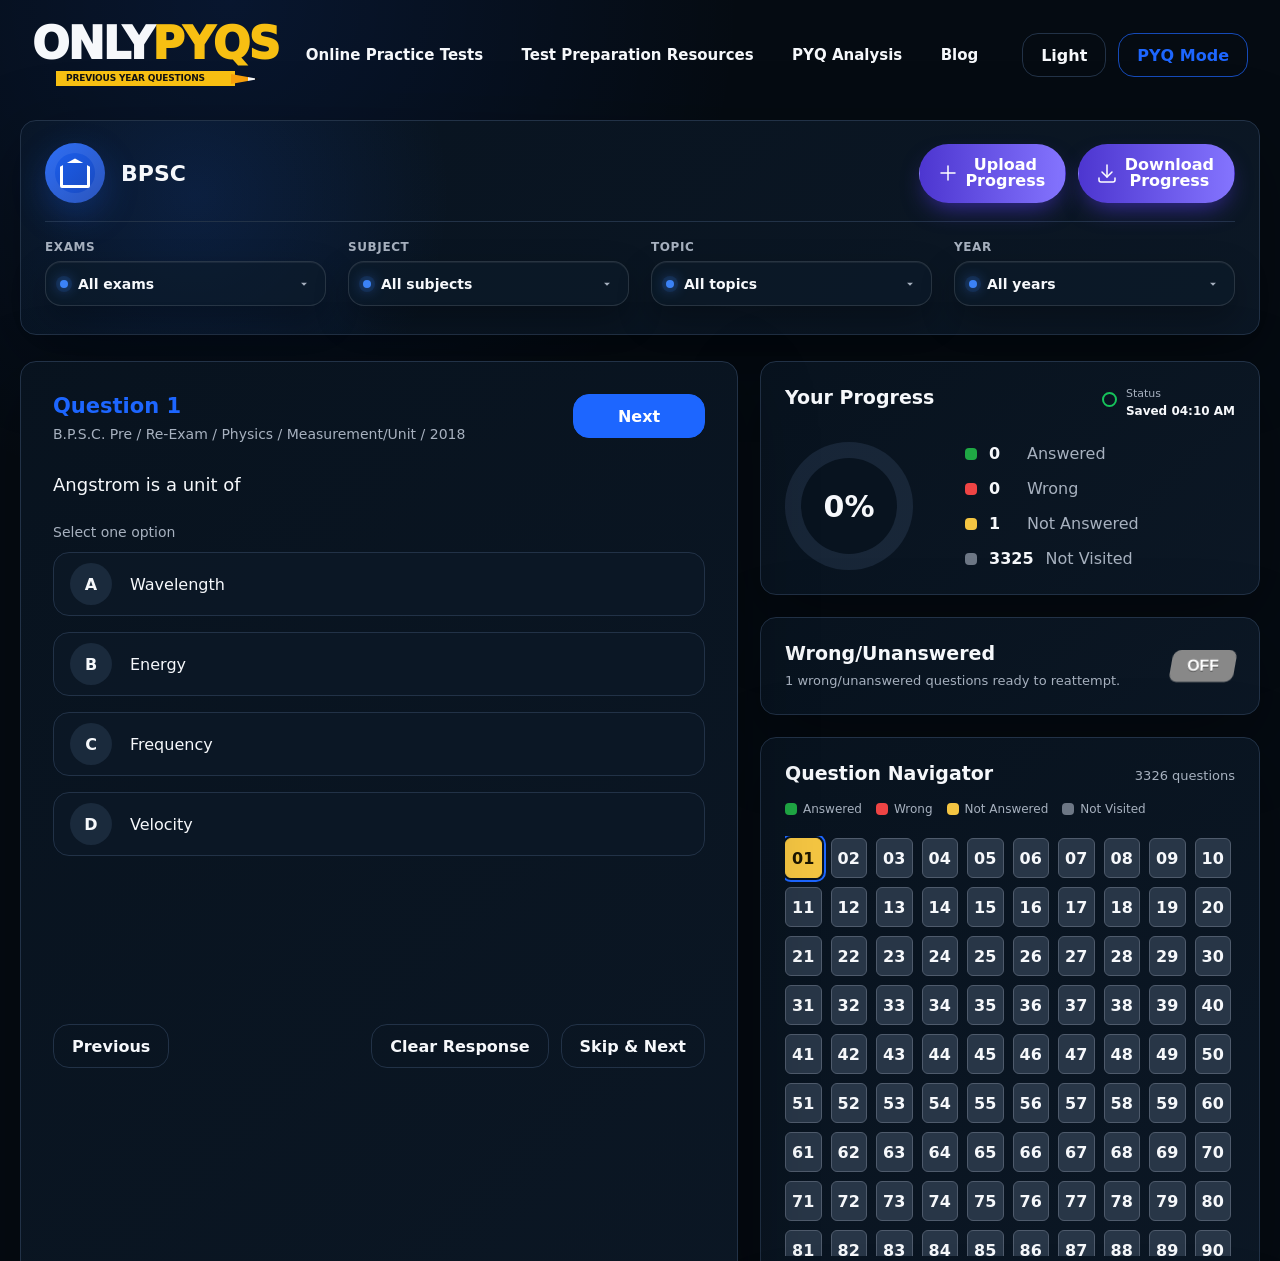
<file: index.html>
<!DOCTYPE html>
<html>
<head>
    <meta http-equiv="refresh" content="0; url=./outputs/bpsc-physics-quiz/" />
    <title>Redirecting...</title>
</head>
<body>
    <p>Redirecting to the quiz... <a href="./outputs/bpsc-physics-quiz/">Click here if it doesn't load</a>.</p>
</body>
</html>
</file>
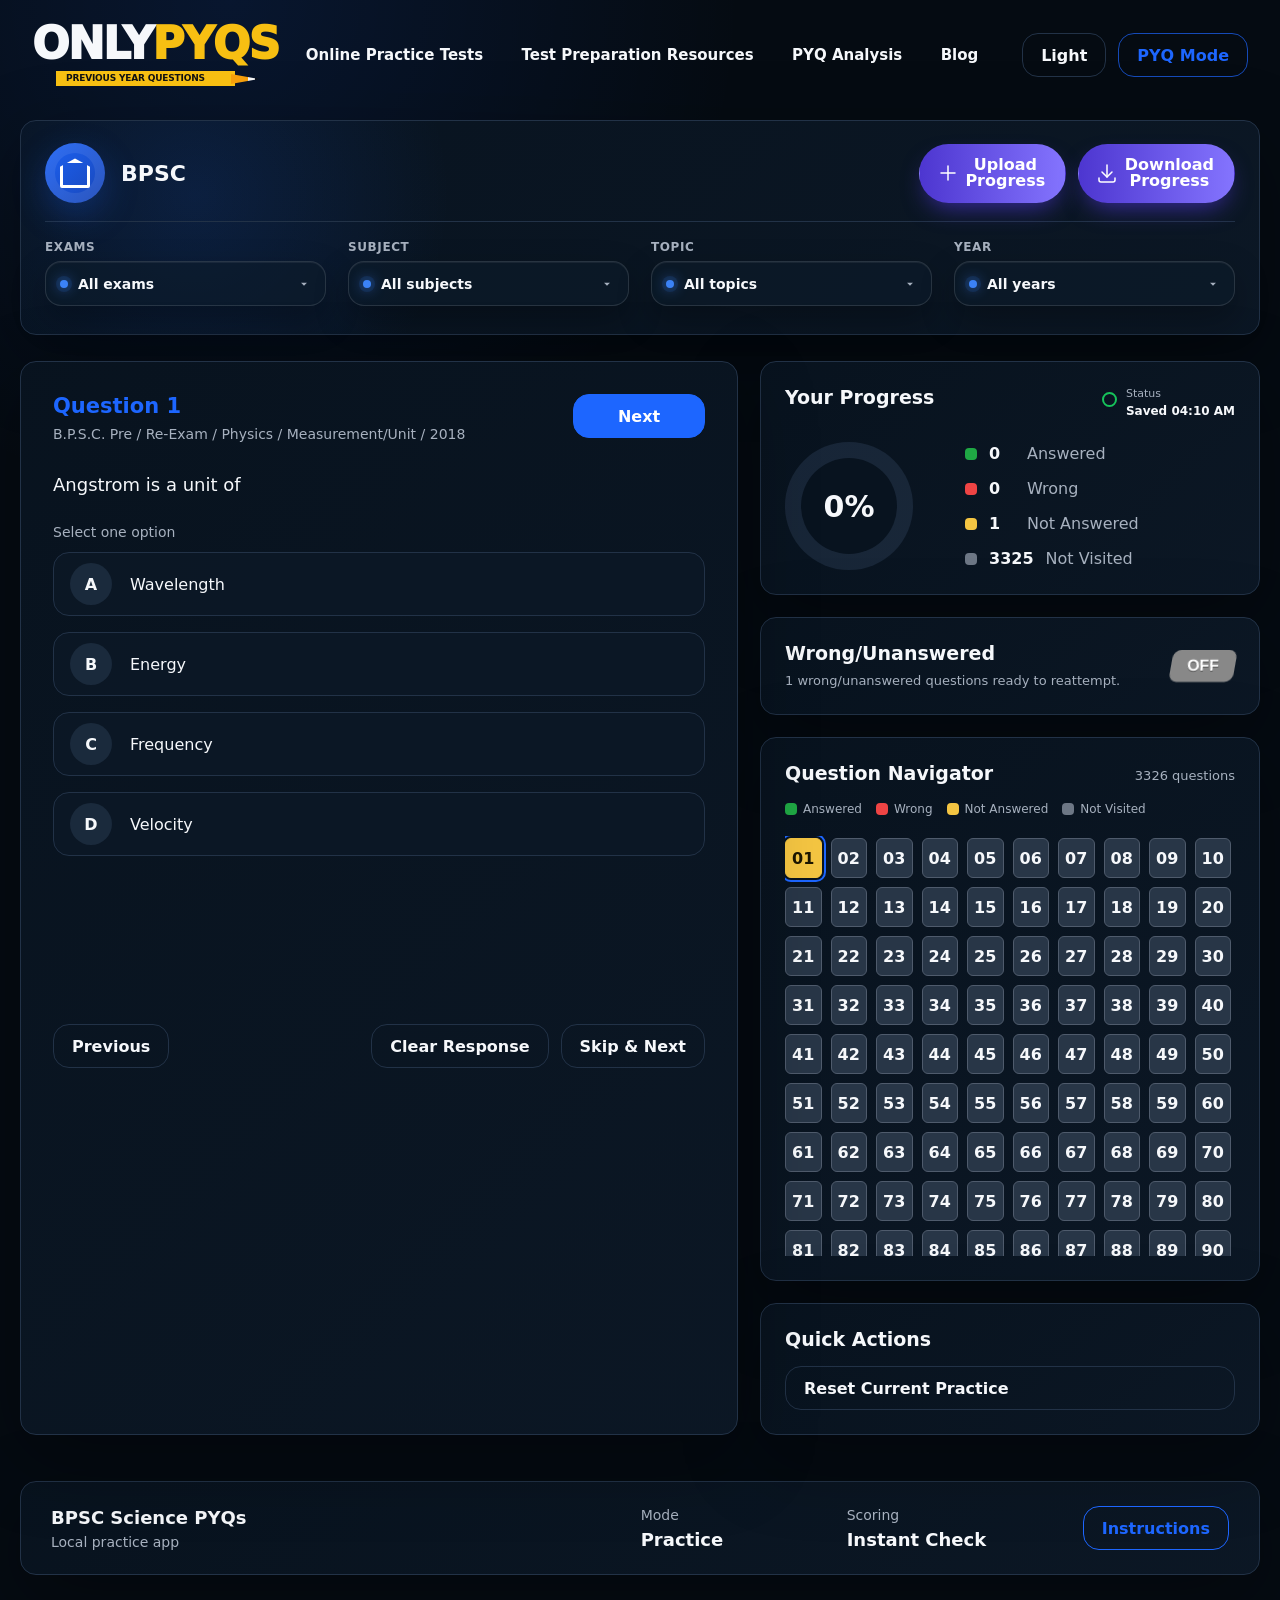
<file: outputs/bpsc-physics-quiz/index.html>
<!doctype html>
<html lang="en">
<head>
  <meta charset="utf-8">
  <meta name="viewport" content="width=device-width, initial-scale=1.0">
  <title>Only PYQs Practice</title>
  <link rel="stylesheet" href="styles.css">
</head>
<body class="theme-dark">
  <header class="topbar">
    <a class="brand" href="#" aria-label="Only PYQs home">
      <span class="brand-wordmark">
        <span>ONLY</span><span>PYQS</span>
      </span>
      <span class="brand-tag">
        <span>PREVIOUS YEAR QUESTIONS</span>
        <i aria-hidden="true"></i>
      </span>
    </a>
    <nav class="main-nav" aria-label="Main navigation">
      <a href="#">Online Practice Tests</a>
      <a href="#">Test Preparation Resources</a>
      <a href="#">PYQ Analysis</a>
      <a href="#">Blog</a>
    </nav>
    <div class="top-actions">
      <button id="themeToggle" class="theme-toggle" type="button" aria-label="Toggle light and dark mode">Light</button>
      <button id="modeToggle" class="practice-mode" type="button">PYQ Mode</button>
    </div>
  </header>

  <section class="exam-strip" aria-label="Practice selection">
    <div class="exam-title-block">
      <span class="exam-badge" aria-hidden="true"></span>
      <p>BPSC</p>
    </div>
    <div class="filter-row filter-row-container">
      <div class="filter-group">
        <span class="filter-label">Exams</span>
        <select id="examSelect" class="native-filter-select" aria-label="Exams"></select>
        <div class="custom-dropdown" id="examDropdown" data-filter="exam">
          <button class="dropdown-trigger" type="button" aria-haspopup="true" aria-expanded="false">
            <span class="dot-indicator blue-dot" aria-hidden="true"></span>
            <span class="trigger-text">All exams</span>
            <svg class="arrow-icon" width="14" height="14" viewBox="0 0 24 24" aria-hidden="true"><path fill="currentColor" d="M7 10l5 5 5-5z"/></svg>
          </button>
          <div class="dropdown-menu scrollable-menu" role="menu">
            <ul class="dropdown-options"></ul>
          </div>
        </div>
      </div>
      <div class="filter-group">
        <span class="filter-label">Subject</span>
        <select id="subjectSelect" class="native-filter-select" aria-label="Subject"></select>
        <div class="custom-dropdown" id="subjectDropdown" data-filter="subject">
          <button class="dropdown-trigger" type="button" aria-haspopup="true" aria-expanded="false">
            <span class="dot-indicator blue-dot" aria-hidden="true"></span>
            <span class="trigger-text">All subjects</span>
            <svg class="arrow-icon" width="14" height="14" viewBox="0 0 24 24" aria-hidden="true"><path fill="currentColor" d="M7 10l5 5 5-5z"/></svg>
          </button>
          <div class="dropdown-menu" role="menu">
            <div class="dropdown-search-wrapper">
              <input type="text" class="dropdown-search" placeholder="Search subject..." aria-label="Search subject">
            </div>
            <ul class="dropdown-options"></ul>
          </div>
        </div>
      </div>
      <div class="filter-group">
        <span class="filter-label">Topic</span>
        <select id="topicSelect" class="native-filter-select" aria-label="Topic"></select>
        <div class="custom-dropdown" id="topicDropdown" data-filter="topic">
          <button class="dropdown-trigger" type="button" aria-haspopup="true" aria-expanded="false">
            <span class="dot-indicator blue-dot" aria-hidden="true"></span>
            <span class="trigger-text">All topics</span>
            <svg class="arrow-icon" width="14" height="14" viewBox="0 0 24 24" aria-hidden="true"><path fill="currentColor" d="M7 10l5 5 5-5z"/></svg>
          </button>
          <div class="dropdown-menu scrollable-menu" role="menu">
            <div class="dropdown-search-wrapper">
              <input type="text" class="dropdown-search" placeholder="Search topic..." aria-label="Search topic">
            </div>
            <ul class="dropdown-options"></ul>
          </div>
        </div>
      </div>
      <div class="filter-group">
        <span class="filter-label" id="thirdFilterLabel">Year</span>
        <select id="yearSelect" class="native-filter-select" aria-label="Year"></select>
        <div class="custom-dropdown" id="yearDropdown" data-filter="year">
          <button class="dropdown-trigger" type="button" aria-haspopup="true" aria-expanded="false">
            <span class="dot-indicator blue-dot" aria-hidden="true"></span>
            <span class="trigger-text">All years</span>
            <svg class="arrow-icon" width="14" height="14" viewBox="0 0 24 24" aria-hidden="true"><path fill="currentColor" d="M7 10l5 5 5-5z"/></svg>
          </button>
          <div class="dropdown-menu scrollable-menu" role="menu">
            <ul class="dropdown-options"></ul>
          </div>
        </div>
      </div>
    </div>
    <div class="strip-divider"></div>
    <div class="progress-file-actions">
      <button id="uploadProgress" class="file-action-button" type="button">
        <svg stroke-linejoin="round" stroke-linecap="round" fill="none" stroke="currentColor" stroke-width="1.5" viewBox="0 0 24 24" class="button__icon" xmlns="http://www.w3.org/2000/svg" aria-hidden="true">
          <path fill="none" d="M0 0h24v24H0z" stroke="none"></path>
          <path d="M12 5v14"></path>
          <path d="M5 12h14"></path>
        </svg>
        <span class="button__text"><span>Upload</span><span>Progress</span></span>
      </button>
      <button id="downloadProgress" class="file-action-button" type="button">
        <svg stroke-linejoin="round" stroke-linecap="round" fill="none" stroke="currentColor" stroke-width="1.5" viewBox="0 0 24 24" class="button__icon" xmlns="http://www.w3.org/2000/svg" aria-hidden="true">
          <path fill="none" d="M0 0h24v24H0z" stroke="none"></path>
          <path d="M4 17v2a2 2 0 0 0 2 2h12a2 2 0 0 0 2 -2v-2"></path>
          <path d="M7 11l5 5l5 -5"></path>
          <path d="M12 4l0 12"></path>
        </svg>
        <span class="button__text"><span>Download</span><span>Progress</span></span>
      </button>
      <input id="uploadProgressFile" type="file" accept="application/json,.json" hidden>
    </div>
  </section>

  <main class="practice-grid">
    <section class="question-card" id="questionCard" aria-live="polite">
      <div class="question-head">
        <div>
          <h1 id="questionTitle">Question 1</h1>
          <p id="questionMeta"></p>
        </div>
      </div>

      <div class="question-body">
        <p id="questionText"></p>
        <p class="option-label">Select one option</p>
        <div id="optionsList" class="option-list"></div>
        <button id="saveNextBtn" class="primary-button top-next-button" type="button">Next</button>

        <div id="answerPanel" class="answer-panel" hidden>
          <div class="answer-panel-head">
            <strong id="answerStatus"></strong>
            <span id="answerText"></span>
          </div>
          <p id="explanationText"></p>
        </div>
      </div>

      <div class="question-actions">
        <button id="previousBtn" class="secondary-button" type="button">Previous</button>
        <div class="right-actions">
          <button id="clearBtn" class="secondary-button" type="button">Clear Response</button>
          <button id="deleteQuestionBtn" class="secondary-button delete-action" type="button">Delete</button>
          <button id="markNextBtn" class="secondary-button" type="button">Skip & Next</button>
          <button id="saveMarkBtn" class="hidden-action" type="button" aria-hidden="true" tabindex="-1">Next</button>
        </div>
      </div>
    </section>

    <section id="emptyState" class="empty-state" hidden>
      <h1>No questions in this selection</h1>
      <p>Choose a different exam, subject, topic, or year.</p>
    </section>

    <aside class="side-panel" aria-label="Practice dashboard">
      <section class="progress-card">
        <div class="progress-card-head">
          <h2>Your Progress</h2>
          <div class="strip-stat">
            <span>Status</span>
            <strong id="saveStatus">Progress saves automatically</strong>
          </div>
        </div>
        <div class="progress-content">
          <div class="progress-ring" aria-label="Attempted percentage">
            <span id="attemptPercent">0%</span>
          </div>
          <ul class="status-list">
            <li><span class="dot answered-dot"></span><strong id="answeredCount">0</strong> Answered</li>
            <li><span class="dot wrong-dot"></span><strong id="markedCount">0</strong> Wrong</li>
            <li><span class="dot not-answered-dot"></span><strong id="notAnsweredCount">0</strong> Not Answered</li>
            <li><span class="dot not-visited-dot"></span><strong id="notVisitedCount">0</strong> Not Visited</li>
          </ul>
        </div>
      </section>

      <section class="review-toggle-card">
        <div class="review-card-head">
          <h2>Wrong/Unanswered</h2>
          <p id="reviewModeNote">Show only questions you got wrong or left unanswered.</p>
        </div>
        <div class="checkbox-wrapper-8">
          <input type="checkbox" id="reviewToggle" class="tgl tgl-skewed">
          <label for="reviewToggle" data-tg-on="ON" data-tg-off="OFF" class="tgl-btn"></label>
        </div>
      </section>

      <section class="navigator-card">
        <div class="card-title-row">
          <h2>Question Navigator</h2>
          <span id="paletteSummary">0 questions</span>
        </div>
        <div class="palette-legend" aria-hidden="true">
          <span><i class="answered-dot"></i> Answered</span>
          <span><i class="wrong-dot"></i> Wrong</span>
          <span><i class="not-answered-dot"></i> Not Answered</span>
          <span><i class="not-visited-dot"></i> Not Visited</span>
        </div>
        <div id="questionPalette" class="question-palette" aria-label="Question navigator"></div>
      </section>

      <section class="quick-card">
        <h2>Quick Actions</h2>
        <button id="resetProgress" type="button">Reset Current Practice</button>
      </section>
    </aside>
  </main>

  <footer class="summary-strip">
    <div>
      <strong>BPSC Science PYQs</strong>
      <span>Local practice app</span>
    </div>
    <div>
      <span>Mode</span>
      <strong>Practice</strong>
    </div>
    <div>
      <span>Scoring</span>
      <strong>Instant Check</strong>
    </div>
    <button class="outline-button" type="button">Instructions</button>
  </footer>

  <div id="resultModal" class="modal-backdrop" hidden>
    <section class="result-modal" role="dialog" aria-modal="true" aria-labelledby="resultTitle">
      <h2 id="resultTitle">Performance Dashboard</h2>
      <div class="result-grid">
        <div><span id="resultAttempted">0</span><label>Attempted</label></div>
        <div><span id="resultSkipped">0</span><label>Unanswered / Skipped</label></div>
        <div><span id="resultCorrect">0</span><label>Correct</label></div>
        <div><span id="resultWrong">0</span><label>Wrong</label></div>
        <div><span id="resultAccuracy">0%</span><label>Accuracy</label></div>
        <div><span id="resultScore">0 / 0</span><label>Score</label></div>
      </div>
      <div class="modal-actions">
        <button id="closeResultBtn" type="button">Close</button>
      </div>
    </section>
  </div>

  <script src="questions.js"></script>
  <script src="custom_questions.js"></script>
  <script src="app.js"></script>
</body>
</html>
</file>
<file: outputs/bpsc-physics-quiz/styles.css>
:root {
  color-scheme: dark;
  --bg: #050b12;
  --surface: #08131f;
  --surface-2: #0c1826;
  --surface-3: #101f31;
  --text: #f6f8fb;
  --muted: #a7b1bf;
  --line: #223247;
  --blue: #1d66ff;
  --blue-soft: rgba(29, 102, 255, 0.16);
  --green: #1fa844;
  --green-soft: rgba(31, 168, 68, 0.14);
  --red: #ef4444;
  --red-soft: rgba(239, 68, 68, 0.15);
  --yellow: #f4c542;
  --yellow-soft: rgba(244, 197, 66, 0.16);
  --gray: #6d7785;
  --shadow: 0 24px 80px rgba(0, 0, 0, 0.32);
  --radius: 16px;
  font-family: Inter, ui-sans-serif, system-ui, -apple-system, BlinkMacSystemFont, "Segoe UI", Arial, sans-serif;
}

body.theme-light {
  color-scheme: light;
  --bg: #f7f9fc;
  --surface: #ffffff;
  --surface-2: #ffffff;
  --surface-3: #f8fbff;
  --text: #111827;
  --muted: #5c6675;
  --line: #d9e1ec;
  --blue-soft: rgba(29, 102, 255, 0.1);
  --green-soft: rgba(31, 168, 68, 0.1);
  --red-soft: rgba(239, 68, 68, 0.1);
  --yellow-soft: rgba(244, 197, 66, 0.2);
  --shadow: 0 18px 50px rgba(15, 23, 42, 0.08);
}

* {
  box-sizing: border-box;
}

html {
  min-width: 0;
}

body {
  margin: 0;
  min-height: 100vh;
  background:
    radial-gradient(circle at 18% 0%, rgba(29, 102, 255, 0.12), transparent 32rem),
    linear-gradient(135deg, var(--bg), var(--bg));
  color: var(--text);
}

button,
select,
input {
  font: inherit;
}

button,
select {
  border-radius: var(--radius);
}

button {
  cursor: pointer;
}

button:disabled {
  cursor: not-allowed;
  opacity: 0.55;
}

a {
  color: inherit;
  text-decoration: none;
}

.topbar {
  display: grid;
  grid-template-columns: minmax(170px, 230px) minmax(0, 1fr) auto;
  align-items: center;
  gap: clamp(16px, 3vw, 42px);
  max-width: 1480px;
  margin: 0 auto;
  padding: 24px clamp(18px, 3vw, 32px);
}

.brand {
  display: inline-flex;
  flex-direction: column;
  align-items: flex-start;
  min-width: 0;
  width: max-content;
}

.brand-wordmark {
  display: flex;
  align-items: baseline;
  color: var(--text);
  font-size: 44px;
  font-weight: 950;
  letter-spacing: -0.04em;
  line-height: 0.92;
}

.brand-wordmark span:last-child {
  color: #f7bf12;
}

body.theme-light .brand-wordmark {
  color: #05070b;
}

.brand-tag {
  position: relative;
  display: inline-flex;
  align-items: center;
  height: 15px;
  margin-top: 7px;
  margin-left: 24px;
  padding: 0 30px 0 10px;
  background: #f7bf12;
  color: #111111;
  font-size: 9px;
  font-weight: 900;
  letter-spacing: -0.02em;
  line-height: 1;
}

.brand-tag i {
  position: absolute;
  right: -24px;
  width: 28px;
  height: 10px;
  background: linear-gradient(90deg, #f59f0b 0 62%, #f6f6f6 62% 84%, #111111 84%);
  clip-path: polygon(0 0, 100% 50%, 0 100%);
}

.main-nav {
  display: flex;
  align-items: center;
  justify-content: center;
  gap: clamp(18px, 3vw, 46px);
  color: var(--text);
  font-size: 15px;
  font-weight: 650;
  white-space: nowrap;
}

.top-actions {
  display: flex;
  align-items: center;
  gap: 12px;
}

.theme-toggle,
.practice-mode,
.outline-button,
.primary-button,
.secondary-button,
.quick-card button,
.modal-actions button {
  min-height: 44px;
  border: 1px solid var(--line);
  padding: 0 18px;
  background: transparent;
  color: var(--text);
  font-weight: 700;
}

.theme-toggle {
  min-width: 82px;
}

.practice-mode {
  display: inline-flex;
  align-items: center;
  border-color: rgba(29, 102, 255, 0.7);
  color: var(--blue);
}

.exam-strip,
.practice-grid,
.summary-strip {
  width: min(100% - 40px, 1480px);
  margin-inline: auto;
}

.exam-strip {
  display: grid;
  grid-template-columns: auto minmax(0, 1fr) auto;
  grid-template-areas:
    "title spacer actions"
    "divider divider divider"
    "filters filters filters";
  align-items: center;
  column-gap: 28px;
  row-gap: 18px;
  margin-top: 10px;
  padding: 22px 24px 28px;
  border: 1px solid var(--line);
  border-radius: var(--radius);
  background:
    radial-gradient(circle at 14% 35%, rgba(29, 102, 255, 0.14), transparent 16rem),
    linear-gradient(135deg, color-mix(in srgb, var(--surface) 96%, transparent), color-mix(in srgb, var(--surface-2) 94%, transparent));
  box-shadow: var(--shadow);
}

.exam-title-block {
  grid-area: title;
  display: flex;
  align-items: center;
  gap: 16px;
  min-width: 210px;
}

.exam-badge {
  position: relative;
  display: grid;
  width: 60px;
  height: 60px;
  place-items: center;
  border-radius: 50%;
  background:
    linear-gradient(135deg, rgba(29, 102, 255, 0.95), rgba(26, 72, 188, 0.96));
  box-shadow:
    inset 0 0 0 10px rgba(255, 255, 255, 0.08),
    0 12px 34px rgba(29, 102, 255, 0.28);
}

.exam-badge::before {
  content: "";
  width: 24px;
  height: 22px;
  border: 3px solid #ffffff;
  border-top-width: 5px;
  border-radius: 3px 3px 2px 2px;
  clip-path: polygon(50% 0, 100% 28%, 100% 100%, 0 100%, 0 28%);
}

.exam-title-block p {
  margin: 0;
  font-size: 22px;
  font-weight: 850;
}

.filter-row {
  grid-area: filters;
  display: grid;
  grid-template-columns: repeat(4, minmax(170px, 1fr));
  gap: 18px 22px;
}

.filter-row-container {
  align-items: end;
}

.filter-group {
  position: relative;
  display: grid;
  gap: 7px;
  min-width: 0;
}

.filter-label {
  color: var(--muted);
  font-size: 12px;
  font-weight: 700;
  text-transform: uppercase;
  letter-spacing: 0.05em;
}

.native-filter-select {
  position: absolute;
  width: 1px;
  height: 1px;
  opacity: 0;
  pointer-events: none;
}

.custom-dropdown {
  position: relative;
  min-width: 0;
}

.dropdown-trigger {
  display: grid;
  grid-template-columns: auto minmax(0, 1fr) auto;
  align-items: center;
  gap: 10px;
  width: 100%;
  min-height: 45px;
  border: 1px solid rgba(255, 255, 255, 0.12);
  border-radius: 16px;
  padding: 0 14px;
  background: rgba(13, 27, 42, 0.6);
  color: var(--text);
  box-shadow:
    inset 0 1px 0 rgba(255, 255, 255, 0.06),
    0 14px 34px rgba(0, 0, 0, 0.28);
  text-align: left;
  transition: border-color 0.2s ease, background 0.2s ease, box-shadow 0.2s ease;
}

.dropdown-trigger:hover,
.dropdown-trigger:focus-visible,
.custom-dropdown.is-open .dropdown-trigger {
  border-color: rgba(59, 130, 246, 0.72);
  background: rgba(13, 27, 42, 0.78);
  box-shadow:
    inset 0 1px 0 rgba(255, 255, 255, 0.08),
    0 18px 42px rgba(0, 0, 0, 0.38),
    0 0 0 3px rgba(59, 130, 246, 0.13);
}

.dot-indicator {
  width: 8px;
  height: 8px;
  border-radius: 999px;
}

.blue-dot {
  background: #3b82f6;
  box-shadow: 0 0 0 4px rgba(59, 130, 246, 0.13), 0 0 14px #3b82f6;
}

.trigger-text {
  overflow: hidden;
  font-size: 14px;
  font-weight: 800;
  text-overflow: ellipsis;
  white-space: nowrap;
}

.arrow-icon {
  color: var(--muted);
  transition: transform 0.2s ease;
}

.custom-dropdown.is-open .arrow-icon {
  transform: rotate(180deg);
}

.dropdown-menu {
  position: absolute;
  top: calc(100% + 10px);
  left: 0;
  width: max(100%, 270px);
  max-width: min(84vw, 340px);
  border: 1px solid rgba(255, 255, 255, 0.1);
  border-radius: 16px;
  background: rgba(13, 27, 42, 0.92);
  backdrop-filter: blur(18px);
  box-shadow: 0 24px 70px rgba(0, 0, 0, 0.58), 0 0 0 1px rgba(59, 130, 246, 0.08);
  opacity: 0;
  pointer-events: none;
  transform: translateY(-8px);
  transform-origin: top left;
  transition: opacity 0.2s ease, transform 0.2s ease, visibility 0.2s ease;
  visibility: hidden;
  overflow: visible;
  z-index: 1000;
}

.custom-dropdown.is-open .dropdown-menu {
  opacity: 1;
  pointer-events: auto;
  transform: translateY(0);
  visibility: visible;
}

.dropdown-search-wrapper {
  padding: 10px;
  border-bottom: 1px solid rgba(255, 255, 255, 0.08);
}

.dropdown-search {
  width: 100%;
  min-height: 36px;
  border: 1px solid rgba(255, 255, 255, 0.11);
  border-radius: 10px;
  padding: 0 11px;
  background: rgba(255, 255, 255, 0.06);
  color: var(--text);
  outline: 0;
}

.dropdown-search::placeholder {
  color: color-mix(in srgb, var(--muted) 80%, transparent);
}

.dropdown-search:focus {
  border-color: rgba(59, 130, 246, 0.72);
  box-shadow: 0 0 0 3px rgba(59, 130, 246, 0.12);
}

.dropdown-options,
.dropdown-submenu {
  list-style: none;
  margin: 0;
  padding: 7px;
}

.dropdown-options {
  position: relative;
  overflow: visible;
}

.dropdown-menu.scrollable-menu .dropdown-options {
  max-height: 248px;
  overflow-x: hidden;
  overflow-y: auto;
}

.dropdown-item {
  position: relative;
  display: flex;
  align-items: center;
  justify-content: space-between;
  gap: 12px;
  min-height: 38px;
  border-radius: 10px;
  padding: 9px 10px;
  color: color-mix(in srgb, var(--text) 82%, transparent);
  font-size: 14px;
  font-weight: 720;
  cursor: pointer;
}

.dropdown-item:hover,
.dropdown-item.is-submenu-open,
.dropdown-item.is-active {
  background: rgba(59, 130, 246, 0.16);
  color: #ffffff;
}

.dropdown-item.is-active::before {
  content: "";
  width: 7px;
  height: 7px;
  border-radius: 999px;
  background: #3b82f6;
  box-shadow: 0 0 12px #3b82f6;
}

.dropdown-item.is-active span:first-child {
  margin-right: auto;
}

.has-submenu > span {
  min-width: 0;
  overflow: hidden;
  text-overflow: ellipsis;
  white-space: nowrap;
}

.chevron-icon {
  flex: 0 0 auto;
  color: var(--muted);
}

.dropdown-submenu {
  position: absolute;
  top: -7px;
  left: calc(100% + 4px);
  min-width: 218px;
  border: 1px solid rgba(255, 255, 255, 0.1);
  border-radius: 16px;
  background: rgba(13, 27, 42, 0.96);
  box-shadow: 0 24px 62px rgba(0, 0, 0, 0.5);
  opacity: 0;
  pointer-events: none;
  transform: translateX(-7px);
  transition: opacity 0.2s ease, transform 0.2s ease, visibility 0.2s ease;
  visibility: hidden;
  z-index: 1001;
}

.dropdown-submenu::before {
  content: "";
  position: absolute;
  top: 0;
  right: 100%;
  width: 10px;
  height: 100%;
}

.has-submenu:hover > .dropdown-submenu,
.has-submenu.is-submenu-open > .dropdown-submenu {
  opacity: 1;
  pointer-events: auto;
  transform: translateX(0);
  visibility: visible;
}

.dropdown-item.is-hidden {
  display: none;
}

.dropdown-options::-webkit-scrollbar,
.dropdown-menu.scrollable-menu .dropdown-options::-webkit-scrollbar {
  width: 8px;
}

.dropdown-options::-webkit-scrollbar-track,
.dropdown-menu.scrollable-menu .dropdown-options::-webkit-scrollbar-track {
  background: transparent;
}

.dropdown-options::-webkit-scrollbar-thumb,
.dropdown-menu.scrollable-menu .dropdown-options::-webkit-scrollbar-thumb {
  border: 2px solid rgba(13, 27, 42, 0.9);
  border-radius: 999px;
  background: rgba(148, 163, 184, 0.42);
}

.dropdown-options::-webkit-scrollbar-thumb:hover,
.dropdown-menu.scrollable-menu .dropdown-options::-webkit-scrollbar-thumb:hover {
  background: rgba(59, 130, 246, 0.72);
}

body.theme-light .dropdown-trigger {
  border-color: rgba(148, 163, 184, 0.38);
  background: rgba(255, 255, 255, 0.78);
  color: #111827;
  box-shadow:
    inset 0 1px 0 rgba(255, 255, 255, 0.78),
    0 12px 30px rgba(15, 23, 42, 0.1);
}

body.theme-light .dropdown-trigger:hover,
body.theme-light .dropdown-trigger:focus-visible,
body.theme-light .custom-dropdown.is-open .dropdown-trigger {
  border-color: rgba(59, 130, 246, 0.6);
  background: rgba(248, 251, 255, 0.94);
  box-shadow:
    inset 0 1px 0 rgba(255, 255, 255, 0.88),
    0 18px 42px rgba(15, 23, 42, 0.14),
    0 0 0 3px rgba(59, 130, 246, 0.12);
}

body.theme-light .dropdown-menu,
body.theme-light .dropdown-submenu {
  border-color: rgba(148, 163, 184, 0.32);
  background: rgba(255, 255, 255, 0.96);
  box-shadow: 0 24px 60px rgba(15, 23, 42, 0.16), 0 0 0 1px rgba(59, 130, 246, 0.08);
}

body.theme-light .dropdown-search-wrapper {
  border-bottom-color: rgba(148, 163, 184, 0.22);
}

body.theme-light .dropdown-search {
  border-color: rgba(148, 163, 184, 0.34);
  background: rgba(248, 251, 255, 0.92);
  color: #111827;
}

body.theme-light .dropdown-search::placeholder {
  color: #718096;
}

body.theme-light .dropdown-item {
  color: #263244;
}

body.theme-light .dropdown-item:hover,
body.theme-light .dropdown-item.is-submenu-open,
body.theme-light .dropdown-item.is-active {
  background: rgba(59, 130, 246, 0.12);
  color: #0f172a;
}

body.theme-light .arrow-icon,
body.theme-light .chevron-icon {
  color: #64748b;
}

body.theme-light .dropdown-options::-webkit-scrollbar-thumb,
body.theme-light .dropdown-menu.scrollable-menu .dropdown-options::-webkit-scrollbar-thumb {
  border-color: rgba(255, 255, 255, 0.96);
  background: rgba(100, 116, 139, 0.34);
}

body.theme-light .dropdown-options::-webkit-scrollbar-thumb:hover,
body.theme-light .dropdown-menu.scrollable-menu .dropdown-options::-webkit-scrollbar-thumb:hover {
  background: rgba(59, 130, 246, 0.62);
}

select {
  min-height: 20px;
  width: 100%;
  border: 0;
  border-radius: 0;
  padding: 0;
  background: transparent;
  color: var(--text);
  font-weight: 750;
  appearance: none;
}

select option {
  background: var(--surface-3);
  color: var(--text);
}

body.theme-light select option {
  background: #ffffff;
  color: #111827;
}

.strip-divider {
  grid-area: divider;
  width: 1px;
  width: 100%;
  min-height: 1px;
  background: var(--line);
}

.strip-stat {
  position: relative;
  display: grid;
  gap: 4px;
  padding-left: 24px;
}

.strip-stat::before {
  content: "";
  position: absolute;
  top: 5px;
  left: 0;
  width: 11px;
  height: 11px;
  border: 2px solid #16c35b;
  border-radius: 50%;
}

.strip-stat span {
  color: var(--muted);
  font-size: 11px;
}

.strip-stat strong {
  font-size: 12px;
}

#saveStatus {
  max-width: 150px;
  overflow: hidden;
  color: var(--text);
  font-size: 12px;
  text-overflow: ellipsis;
  white-space: nowrap;
}

.outline-button {
  border-color: var(--blue);
  color: var(--blue);
}

.progress-file-actions {
  grid-area: actions;
  display: flex;
  align-items: center;
  justify-content: flex-end;
  gap: 12px;
  padding-left: 8px;
}

.file-action-button {
  display: flex;
  align-items: center;
  gap: 0.35em;
  min-height: 44px;
  border: 1px solid transparent;
  border-radius: 2em;
  padding: 0.75em 1.25em 0.75em 1em;
  background: linear-gradient(90deg, rgba(77, 54, 208, 1) 0%, rgba(132, 116, 254, 1) 100%);
  box-shadow: 0 0.7em 1.5em -0.5em hsla(249, 62%, 51%, 0.745);
  color: #ffffff;
  font-size: 1rem;
  font-weight: 700;
  line-height: 1;
  white-space: nowrap;
  transition: transform 0.3s, box-shadow 0.3s, border-color 0.3s;
}

.file-action-button:hover {
  border-color: #f4f5f2;
}

.file-action-button:active {
  transform: scale(0.98);
  box-shadow: 0 0.5em 1.5em -0.5em hsla(249, 62%, 51%, 0.745);
}

.button__icon {
  width: 1.5em;
  height: 1.5em;
}

.button__text {
  line-height: 1.05;
}

.button__text span {
  display: block;
}

.practice-grid {
  display: grid;
  grid-template-columns: minmax(0, 1fr) 500px;
  gap: 22px;
  margin-top: 26px;
}

.question-card,
.empty-state,
.progress-card,
.navigator-card,
.review-toggle-card,
.quick-card,
.summary-strip,
.result-modal {
  border: 1px solid var(--line);
  border-radius: var(--radius);
  background: linear-gradient(135deg, color-mix(in srgb, var(--surface) 96%, transparent), color-mix(in srgb, var(--surface-2) 92%, transparent));
  box-shadow: var(--shadow);
}

.question-card {
  position: relative;
  min-width: 0;
  padding: 32px;
}

.question-head {
  display: flex;
  align-items: flex-start;
  justify-content: space-between;
  gap: 20px;
  margin-bottom: 28px;
  padding-right: 152px;
}

.question-head h1 {
  margin: 0;
  color: var(--blue);
  font-size: 21px;
}

.question-head p {
  margin: 8px 0 0;
  color: var(--muted);
  font-size: 14px;
}

.question-body {
  min-height: 520px;
}

#questionText {
  margin: 0 0 24px;
  font-size: 18px;
  line-height: 1.65;
  white-space: pre-line;
}

.option-label {
  margin: 0 0 12px;
  color: var(--muted);
  font-size: 14px;
}

.option-list {
  display: grid;
  gap: 16px;
}

.radio-option {
  display: grid;
  grid-template-columns: 44px minmax(0, 1fr);
  align-items: center;
  gap: 16px;
  min-height: 64px;
  padding: 10px 16px;
  border: 1px solid var(--line);
  border-radius: var(--radius);
  background: color-mix(in srgb, var(--surface-2) 86%, transparent);
  color: var(--text);
  line-height: 1.45;
  white-space: pre-line;
}

.radio-option input {
  position: absolute;
  width: 1px;
  height: 1px;
  opacity: 0;
}

.radio-option:hover {
  border-color: color-mix(in srgb, var(--blue) 80%, var(--line));
}

.option-prefix {
  display: grid;
  width: 42px;
  height: 42px;
  place-items: center;
  border-radius: 50%;
  background: color-mix(in srgb, var(--line) 70%, transparent);
  color: var(--text);
  font-weight: 800;
}

.radio-option:has(input:checked) {
  border-color: var(--blue);
  background: var(--blue-soft);
}

.radio-option:has(input:checked) .option-prefix {
  background: var(--blue);
  color: #ffffff;
}

.radio-option.correct-option {
  border-color: var(--green);
  background: var(--green-soft);
}

.radio-option.selected-option.correct-option,
.radio-option.selected-option.correct-option:has(input:checked) {
  border-color: var(--green);
  background: color-mix(in srgb, var(--green-soft) 72%, transparent);
}

.radio-option.correct-option .option-prefix {
  background: var(--green);
  color: #ffffff;
}

.radio-option.wrong-option {
  border-color: var(--red);
  background: var(--red-soft);
}

.radio-option.selected-option.wrong-option,
.radio-option.selected-option.wrong-option:has(input:checked) {
  border-color: var(--red);
  background: color-mix(in srgb, var(--red-soft) 78%, transparent);
}

.radio-option.wrong-option .option-prefix {
  background: var(--red);
  color: #ffffff;
}

.answer-panel {
  margin-top: 28px;
  padding: 22px;
  border: 1px solid var(--green);
  border-radius: var(--radius);
  background: var(--green-soft);
}

.answer-panel[data-result="wrong"] {
  border-color: var(--red);
  background: var(--red-soft);
}

.answer-panel-head {
  display: flex;
  flex-wrap: wrap;
  justify-content: space-between;
  gap: 12px;
  margin-bottom: 14px;
}

.answer-panel strong {
  color: var(--green);
  font-size: 20px;
}

.answer-panel[data-result="wrong"] strong {
  color: var(--red);
}

.answer-panel span {
  padding: 5px 10px;
  border-radius: 6px;
  background: color-mix(in srgb, var(--surface) 70%, transparent);
  color: var(--text);
  font-size: 13px;
  font-weight: 700;
}

.answer-panel p {
  margin: 0;
  line-height: 1.65;
  white-space: pre-line;
}

.question-actions {
  display: flex;
  align-items: center;
  justify-content: space-between;
  gap: 16px;
  margin-top: 34px;
}

.right-actions {
  display: flex;
  flex-wrap: wrap;
  justify-content: flex-end;
  gap: 12px;
}

.primary-button {
  border-color: var(--blue);
  background: var(--blue);
  color: #ffffff;
  min-width: 132px;
}

.top-next-button {
  position: absolute;
  top: 32px;
  right: 32px;
  flex: 0 0 auto;
}

.secondary-button {
  background: transparent;
}

.delete-action {
  border-color: rgba(239, 68, 68, 0.65);
  color: #f87171;
}

.delete-action:hover {
  background: rgba(239, 68, 68, 0.12);
}

.hidden-action {
  display: none;
}

.empty-state {
  min-height: 360px;
  padding: 48px;
}

.empty-state h1 {
  margin: 0 0 10px;
}

.empty-state p {
  margin: 0;
  color: var(--muted);
}

.side-panel {
  display: grid;
  align-content: start;
  gap: 22px;
}

.progress-card,
.navigator-card,
.review-toggle-card,
.quick-card {
  padding: 24px;
}

.progress-card h2,
.navigator-card h2,
.review-toggle-card h2,
.quick-card h2 {
  margin: 0;
  font-size: 19px;
}

.progress-card-head {
  display: flex;
  align-items: flex-start;
  justify-content: space-between;
  gap: 16px;
}

.progress-card-head .strip-stat {
  flex: 0 0 auto;
  margin-top: 1px;
}

.review-toggle-card {
  display: flex;
  align-items: center;
  justify-content: space-between;
  gap: 18px;
}

.review-toggle-card p {
  margin: 8px 0 0;
  color: var(--muted);
  font-size: 13px;
  line-height: 1.35;
}

.checkbox-wrapper-8 {
  flex: 0 0 auto;
}

.checkbox-wrapper-8 .tgl {
  display: none;
}

.checkbox-wrapper-8 .tgl,
.checkbox-wrapper-8 .tgl::after,
.checkbox-wrapper-8 .tgl::before,
.checkbox-wrapper-8 .tgl *,
.checkbox-wrapper-8 .tgl *::after,
.checkbox-wrapper-8 .tgl *::before,
.checkbox-wrapper-8 .tgl + .tgl-btn {
  box-sizing: border-box;
}

.checkbox-wrapper-8 .tgl + .tgl-btn::selection,
.checkbox-wrapper-8 .tgl::selection,
.checkbox-wrapper-8 .tgl::after::selection,
.checkbox-wrapper-8 .tgl::before::selection,
.checkbox-wrapper-8 .tgl *::selection,
.checkbox-wrapper-8 .tgl *::after::selection,
.checkbox-wrapper-8 .tgl *::before::selection {
  background: none;
}

.checkbox-wrapper-8 .tgl + .tgl-btn {
  position: relative;
  display: block;
  width: 4em;
  height: 2em;
  outline: 0;
  cursor: pointer;
  user-select: none;
}

.checkbox-wrapper-8 .tgl + .tgl-btn::after,
.checkbox-wrapper-8 .tgl + .tgl-btn::before {
  position: relative;
  display: block;
  width: 50%;
  height: 100%;
  content: "";
}

.checkbox-wrapper-8 .tgl + .tgl-btn::after {
  left: 0;
}

.checkbox-wrapper-8 .tgl + .tgl-btn::before {
  display: none;
}

.checkbox-wrapper-8 .tgl:checked + .tgl-btn::after {
  left: 50%;
}

.checkbox-wrapper-8 .tgl-skewed + .tgl-btn {
  overflow: hidden;
  border-radius: 8px;
  background: #888;
  font-family: sans-serif;
  transform: skew(-10deg);
  backface-visibility: hidden;
  transition: all 0.2s ease;
}

.checkbox-wrapper-8 .tgl-skewed + .tgl-btn::after,
.checkbox-wrapper-8 .tgl-skewed + .tgl-btn::before {
  position: absolute;
  display: inline-block;
  width: 100%;
  line-height: 2em;
  color: #fff;
  font-weight: bold;
  text-align: center;
  text-shadow: 0 1px 0 rgba(0, 0, 0, 0.4);
  transform: skew(10deg);
  transition: all 0.2s ease;
}

.checkbox-wrapper-8 .tgl-skewed + .tgl-btn::after {
  left: 100%;
  content: attr(data-tg-on);
}

.checkbox-wrapper-8 .tgl-skewed + .tgl-btn::before {
  left: 0;
  content: attr(data-tg-off);
}

.checkbox-wrapper-8 .tgl-skewed + .tgl-btn:active {
  background: #888;
}

.checkbox-wrapper-8 .tgl-skewed + .tgl-btn:active::before {
  left: -10%;
}

.checkbox-wrapper-8 .tgl-skewed:checked + .tgl-btn {
  background: #86d993;
}

.checkbox-wrapper-8 .tgl-skewed:checked + .tgl-btn::before {
  left: -100%;
}

.checkbox-wrapper-8 .tgl-skewed:checked + .tgl-btn::after {
  left: 0;
}

.checkbox-wrapper-8 .tgl-skewed:checked + .tgl-btn:active::after {
  left: 10%;
}

.progress-content {
  display: grid;
  grid-template-columns: 150px minmax(0, 1fr);
  align-items: center;
  gap: 30px;
  margin-top: 24px;
}

.progress-ring {
  --progress: 0deg;
  display: grid;
  width: 128px;
  height: 128px;
  place-items: center;
  border-radius: 50%;
  background: conic-gradient(var(--blue) var(--progress), color-mix(in srgb, var(--line) 60%, transparent) 0);
}

.progress-ring::before {
  content: "";
  grid-area: 1 / 1;
  width: 96px;
  height: 96px;
  border-radius: 50%;
  background: var(--surface);
}

.progress-ring span {
  z-index: 1;
  grid-area: 1 / 1;
  font-size: 30px;
  font-weight: 850;
}

.status-list {
  display: grid;
  gap: 16px;
  margin: 0;
  padding: 0;
  list-style: none;
  color: var(--muted);
}

.status-list li {
  display: flex;
  align-items: center;
  gap: 12px;
}

.status-list strong {
  color: var(--text);
  min-width: 26px;
}

.dot,
.palette-legend i {
  display: inline-block;
  width: 12px;
  height: 12px;
  border-radius: 4px;
  flex: 0 0 auto;
}

.answered-dot {
  background: var(--green);
}

.wrong-dot {
  background: var(--red);
}

.not-answered-dot {
  background: var(--yellow);
}

.not-visited-dot {
  background: var(--gray);
}

.card-title-row {
  display: flex;
  align-items: baseline;
  justify-content: space-between;
  gap: 14px;
  margin-bottom: 18px;
}

.card-title-row span {
  color: var(--muted);
  font-size: 13px;
}

.palette-legend {
  display: flex;
  flex-wrap: wrap;
  gap: 14px;
  margin-bottom: 20px;
  color: var(--muted);
  font-size: 12px;
}

.palette-legend span {
  display: inline-flex;
  align-items: center;
  gap: 6px;
}

.question-palette {
  display: grid;
  grid-template-columns: repeat(10, minmax(0, 1fr));
  gap: 9px;
  max-height: 420px;
  overflow: auto;
  padding: 2px 4px 2px 0;
}

.palette-button {
  min-width: 0;
  min-height: 40px;
  border: 1px solid var(--line);
  border-radius: 6px;
  background: color-mix(in srgb, var(--surface-3) 88%, transparent);
  color: var(--text);
  font-weight: 750;
}

.palette-button.active {
  outline: 2px solid var(--blue);
  outline-offset: 2px;
}

.palette-button.not_visited {
  background: color-mix(in srgb, var(--gray) 26%, var(--surface-3));
  border-color: color-mix(in srgb, var(--gray) 60%, var(--line));
}

.palette-button.not_answered {
  background: var(--yellow);
  border-color: var(--yellow);
  color: #1c1600;
}

.palette-button.answered {
  background: var(--green);
  border-color: var(--green);
  color: #ffffff;
}

.palette-button.marked,
.palette-button.answered_marked {
  background: var(--red);
  border-color: var(--red);
  color: #ffffff;
}

.quick-card {
  display: grid;
  gap: 16px;
}

.quick-card button {
  justify-self: stretch;
  text-align: left;
}

.summary-strip {
  display: grid;
  grid-template-columns: minmax(210px, 1fr) minmax(110px, 180px) minmax(130px, 210px) auto;
  align-items: center;
  gap: 26px;
  margin-top: 46px;
  margin-bottom: 36px;
  padding: 24px 30px;
}

.summary-strip div {
  display: grid;
  gap: 6px;
}

.summary-strip span {
  color: var(--muted);
  font-size: 14px;
}

.summary-strip strong {
  font-size: 18px;
}

.modal-backdrop {
  position: fixed;
  inset: 0;
  z-index: 20;
  display: grid;
  place-items: center;
  padding: 18px;
  background: rgba(0, 0, 0, 0.6);
}

.modal-backdrop[hidden] {
  display: none;
}

.result-modal {
  width: min(760px, 100%);
  padding: 28px;
}

.result-modal h2 {
  margin: 0 0 18px;
}

.result-grid {
  display: grid;
  grid-template-columns: repeat(3, 1fr);
  gap: 12px;
}

.result-grid div {
  padding: 18px;
  border: 1px solid var(--line);
  border-radius: var(--radius);
  background: var(--surface-3);
}

.result-grid span {
  display: block;
  font-size: 28px;
  font-weight: 850;
}

.result-grid label {
  display: block;
  margin-top: 5px;
  color: var(--muted);
}

.modal-actions {
  display: flex;
  justify-content: flex-end;
  margin-top: 18px;
}

.modal-actions button {
  border-color: var(--blue);
  background: var(--blue);
  color: #ffffff;
}

@media (max-width: 1200px) {
  .main-nav {
    display: none;
  }

  .topbar {
    grid-template-columns: 220px 1fr;
  }

  .top-actions {
    justify-content: flex-end;
  }

  .practice-grid {
    grid-template-columns: 1fr;
  }

  .question-palette {
    grid-template-columns: repeat(12, minmax(0, 1fr));
  }
}

@media (max-width: 1024px) {
  .exam-strip {
    grid-template-columns: 1fr;
    grid-template-areas:
      "title"
      "actions"
      "divider"
      "filters";
    align-items: stretch;
    row-gap: 20px;
    padding: 20px;
  }

  .exam-title-block {
    min-width: 0;
  }

  .filter-row {
    grid-template-columns: repeat(2, minmax(0, 1fr));
    gap: 14px;
    min-width: 0;
  }

  .filter-group {
    min-width: 0;
  }

  #subjectDropdown .dropdown-menu {
    max-height: min(72vh, 560px);
    overflow: hidden;
  }

  #subjectDropdown .dropdown-options {
    max-height: min(58vh, 430px);
    overflow-x: hidden;
    overflow-y: auto;
  }

  #subjectDropdown .has-submenu {
    display: grid;
    grid-template-columns: minmax(0, 1fr) auto;
    align-items: center;
  }

  #subjectDropdown .has-submenu.is-active {
    padding-left: 26px;
  }

  #subjectDropdown .has-submenu.is-active::before {
    position: absolute;
    top: 18px;
    left: 10px;
  }

  #subjectDropdown .has-submenu > span {
    grid-column: 1;
  }

  #subjectDropdown .has-submenu > .chevron-icon {
    grid-column: 2;
    transition: transform 0.2s ease;
  }

  #subjectDropdown .has-submenu.is-submenu-open > .chevron-icon {
    transform: rotate(90deg);
  }

  #subjectDropdown .dropdown-submenu {
    grid-column: 1 / -1;
    position: static;
    display: none;
    min-width: 0;
    margin: 5px 0 0;
    padding: 4px 0 4px 12px;
    border: 0;
    border-left: 1px solid rgba(148, 163, 184, 0.24);
    border-radius: 0;
    background: transparent;
    box-shadow: none;
    opacity: 1;
    pointer-events: auto;
    transform: none;
    visibility: visible;
  }

  #subjectDropdown .dropdown-submenu::before {
    content: none;
  }

  #subjectDropdown .has-submenu:hover > .dropdown-submenu {
    display: none;
  }

  #subjectDropdown .has-submenu.is-submenu-open > .dropdown-submenu,
  #subjectDropdown .has-submenu.is-submenu-open:hover > .dropdown-submenu {
    display: block;
  }

  #subjectDropdown .dropdown-submenu .dropdown-item {
    min-height: 34px;
    padding: 7px 10px;
    font-size: 13px;
  }

  .strip-divider {
    display: block;
  }

  .progress-file-actions {
    justify-content: flex-start;
    flex-wrap: wrap;
    gap: 12px;
    padding-left: 0;
  }

  .progress-file-actions .file-action-button {
    min-width: 172px;
  }
}

@media (max-width: 900px) {
  .topbar,
  .exam-strip,
  .summary-strip {
    width: min(100% - 24px, 1480px);
  }

  .topbar {
    grid-template-columns: 1fr;
    gap: 14px;
  }

  .top-actions {
    justify-content: space-between;
  }

  .exam-strip {
    grid-template-columns: 1fr;
    gap: 18px;
  }

  .strip-divider {
    display: none;
  }

  .filter-row,
  .progress-content,
  .summary-strip {
    grid-template-columns: 1fr;
  }

  .dropdown-menu {
    width: 100%;
    max-width: none;
  }

  .dropdown-submenu {
    position: static;
    min-width: 0;
    margin-top: 7px;
    border-radius: 12px;
    box-shadow: none;
    transform: translateY(-6px);
  }

  .has-submenu:hover > .dropdown-submenu,
  .has-submenu.is-submenu-open > .dropdown-submenu {
    transform: translateY(0);
  }

  .question-actions,
  .right-actions {
    align-items: stretch;
    flex-direction: column;
  }

  .right-actions button,
  .question-actions > button {
    width: 100%;
  }

  .question-palette {
    grid-template-columns: repeat(8, minmax(0, 1fr));
  }
}

@media (max-width: 560px) {
  .brand-wordmark {
    font-size: 36px;
  }

  .question-card,
  .progress-card,
  .navigator-card,
  .quick-card {
    padding: 18px;
  }

  #questionText {
    font-size: 16px;
  }

  .radio-option {
    grid-template-columns: 38px minmax(0, 1fr);
    gap: 12px;
    padding: 10px 12px;
  }

  .option-prefix {
    width: 36px;
    height: 36px;
  }

  .question-palette {
    grid-template-columns: repeat(5, minmax(0, 1fr));
  }

  .result-grid {
    grid-template-columns: 1fr;
  }
}

@media (max-width: 480px) {
  .question-head {
    padding-right: 0;
  }

  .top-next-button {
    position: static;
    width: 100%;
    min-height: 48px;
    margin-top: 16px;
  }

  .question-actions,
  .right-actions {
    gap: 12px;
  }

  .question-actions button,
  .right-actions button {
    min-height: 48px;
  }

  .progress-file-actions .file-action-button {
    width: 100%;
  }
}

@media (max-width: 768px) {
  .progress-file-actions {
    flex-wrap: nowrap;
    justify-content: center;
    gap: 8px;
    width: 100%;
  }

  .progress-file-actions .file-action-button {
    width: auto;
    min-width: max-content;
    min-height: 40px;
    padding: 0.55em 0.75em 0.55em 0.65em;
    font-size: 0.78rem;
    white-space: nowrap;
  }

  .progress-file-actions .button__icon {
    width: 1.2em;
    height: 1.2em;
  }

  .progress-file-actions .button__text {
    white-space: nowrap;
  }

  .progress-file-actions .button__text span {
    display: inline;
  }

  .progress-file-actions .button__text span + span::before {
    content: " ";
  }
}
</file>
